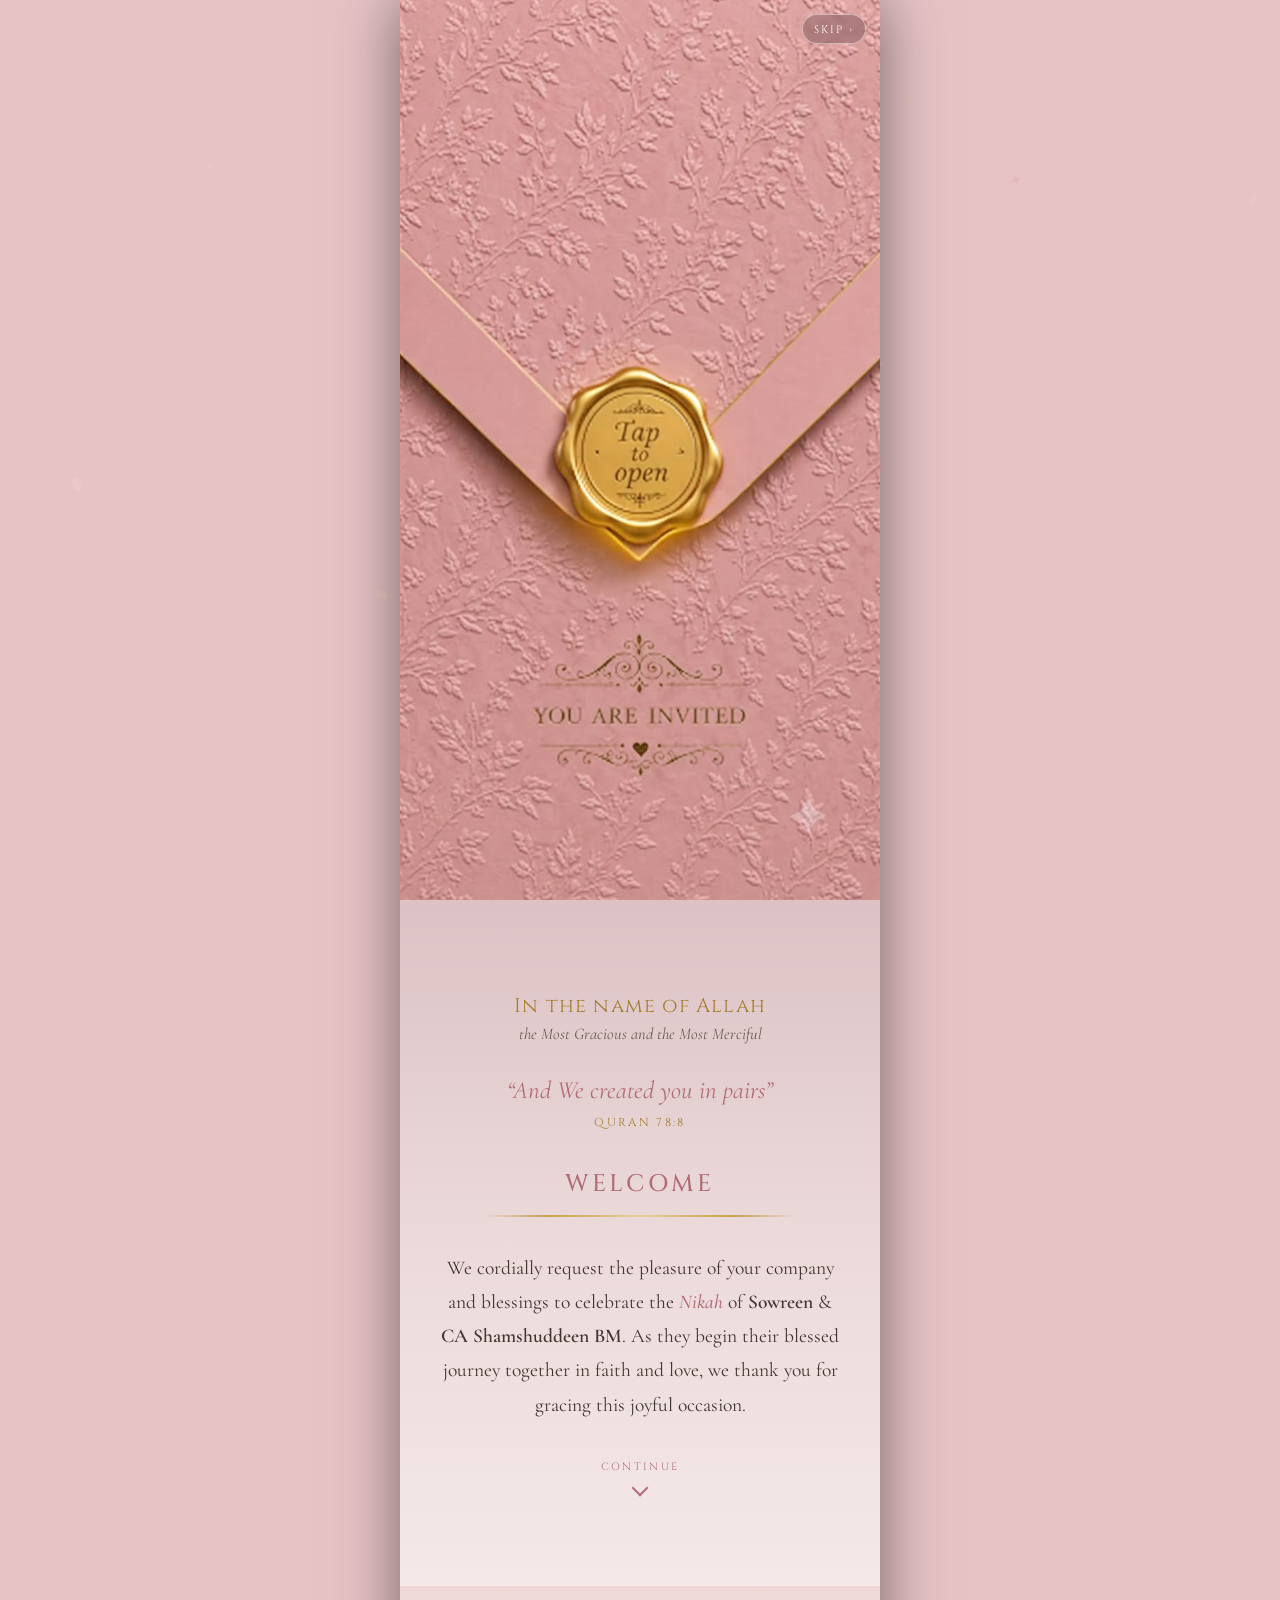
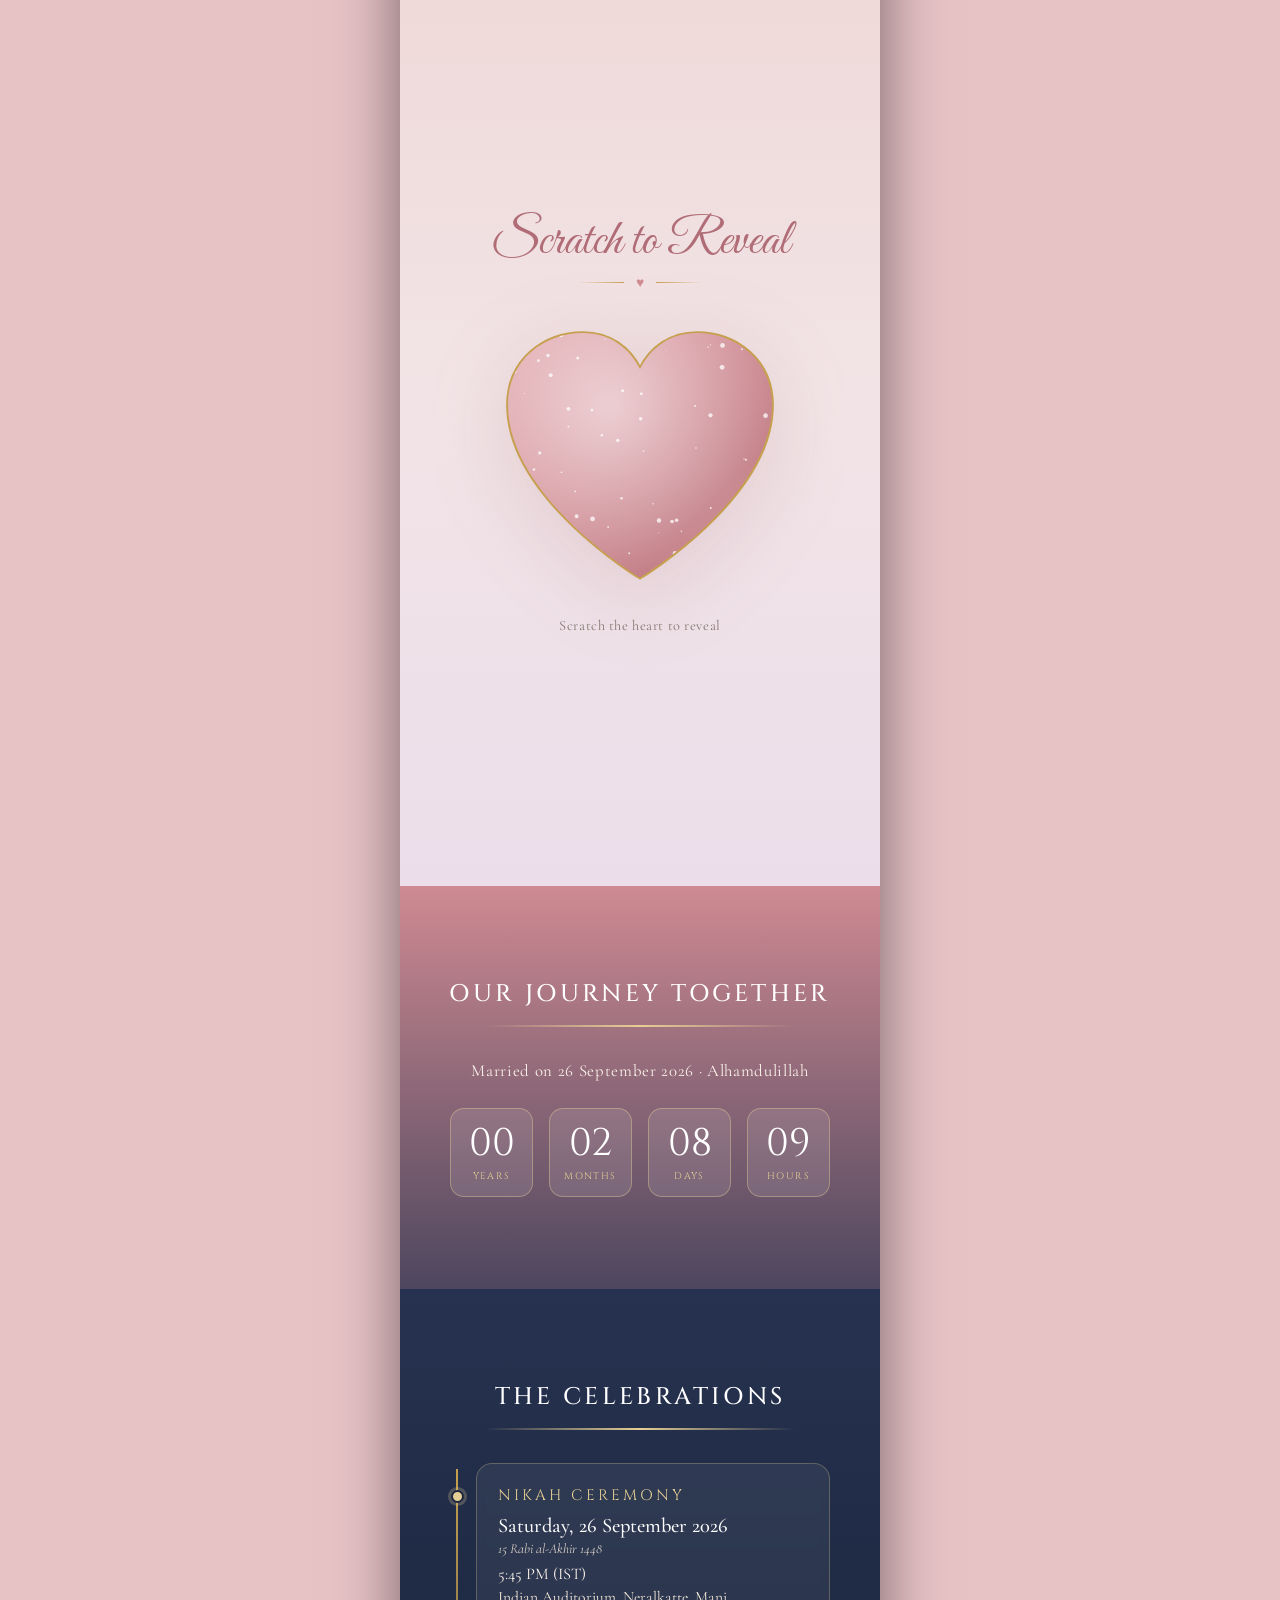
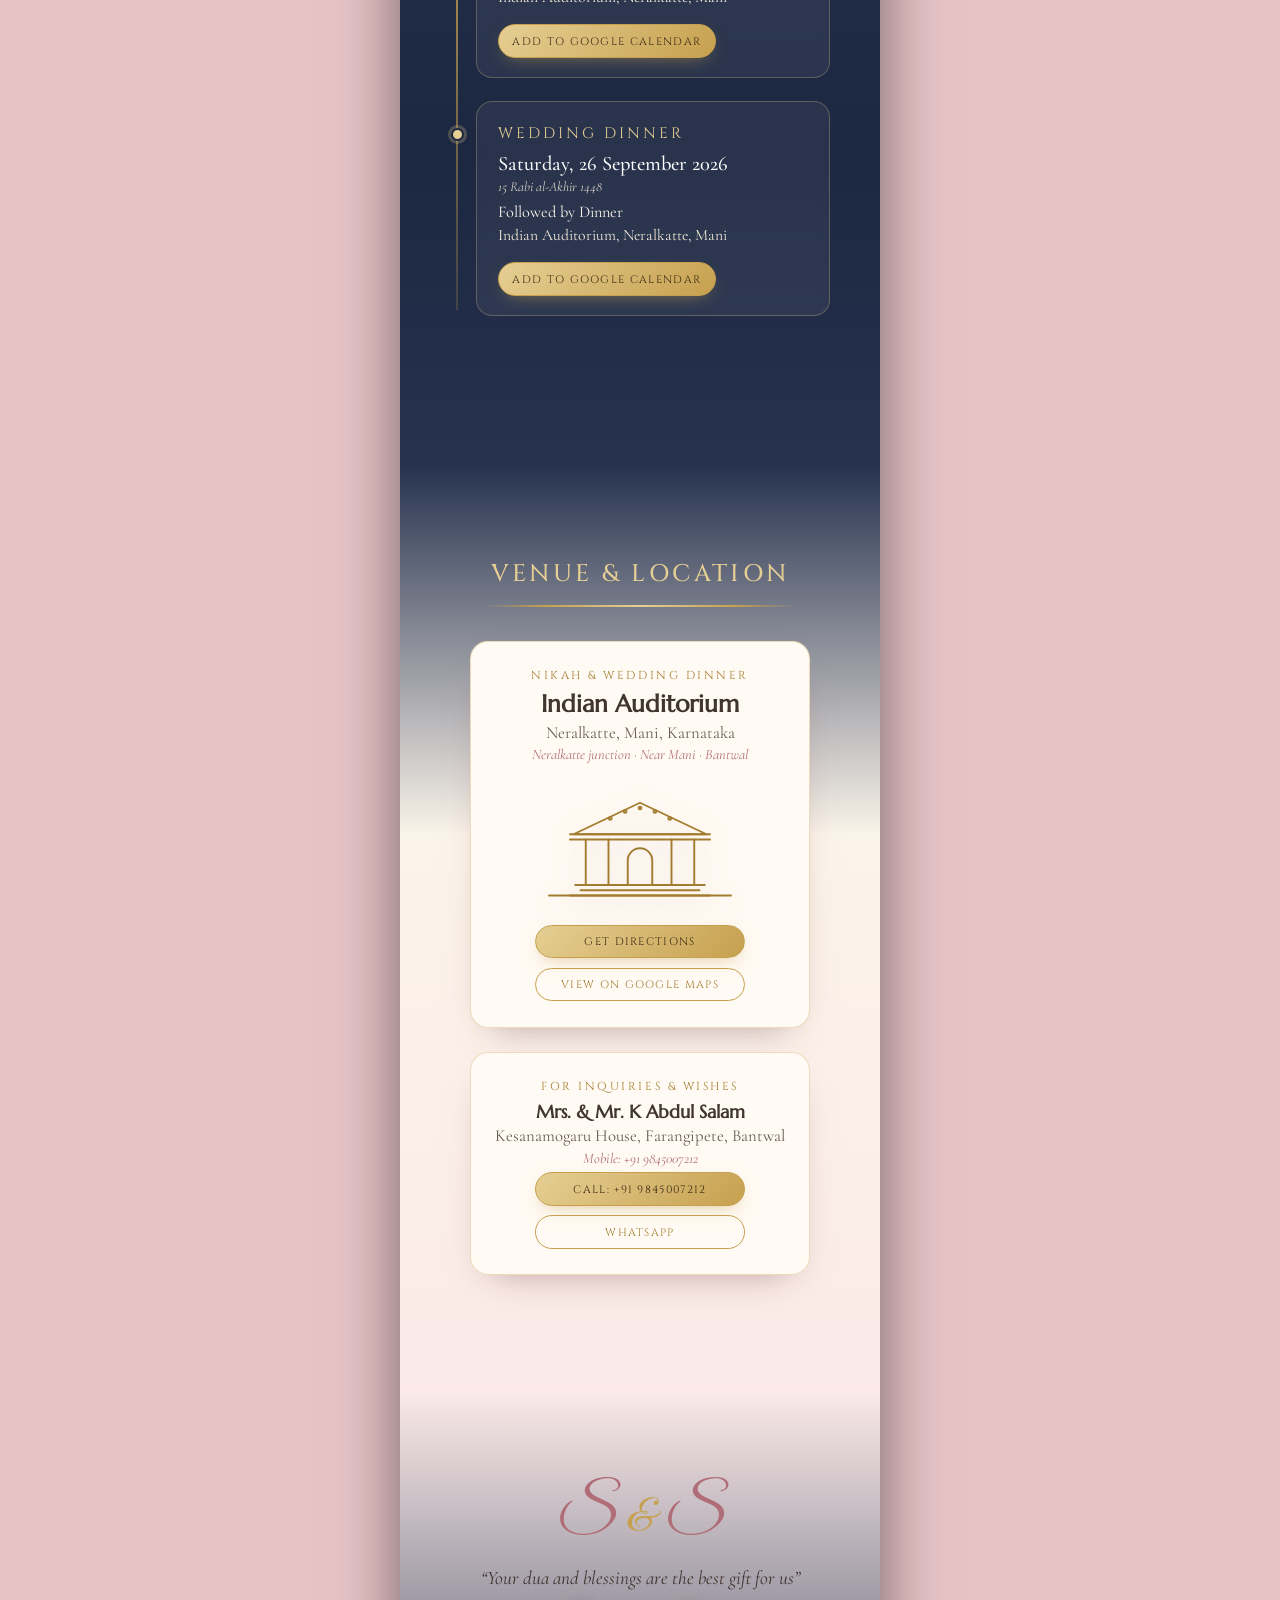
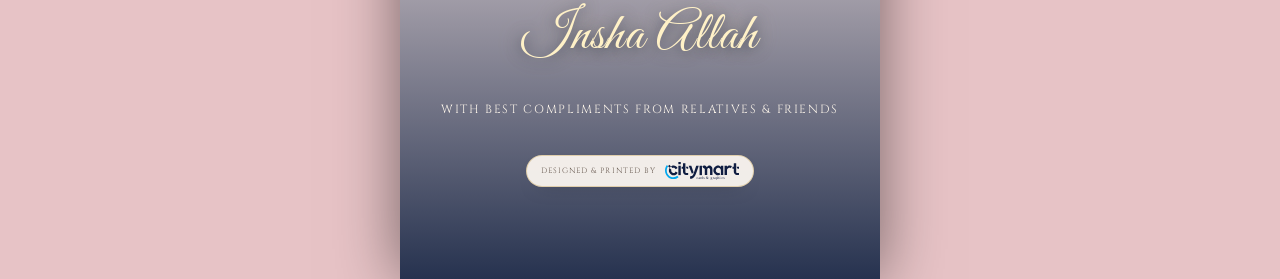
<file: index.html>
<!doctype html>
<html lang="en">
<head>
  <meta charset="utf-8" />
  <meta name="viewport" content="width=device-width, initial-scale=1, viewport-fit=cover, maximum-scale=5" />
  <title>Sowreen &amp; CA Shamshuddeen BM — Wedding Invitation</title>
  <meta name="description" content="With the blessings of Allah, you are cordially invited to the Nikah of Sowreen &amp; CA Shamshuddeen BM — Saturday, 26 September 2026, Indian Auditorium, Neralkatte, Mani. Insha Allah." />
  <meta name="theme-color" content="#1f2a44" />
  <meta name="author" content="Sowreen &amp; CA Shamshuddeen BM" />

  <link rel="canonical" href="https://webziko.github.io/sowreen-weds-shamshuddeen/" />

  <!-- Open Graph / social preview (absolute URLs required for WhatsApp/Facebook) -->
  <meta property="og:type" content="website" />
  <meta property="og:site_name" content="Sowreen weds Shamshuddeen" />
  <meta property="og:title" content="Sowreen &amp; CA Shamshuddeen BM — Wedding Invitation" />
  <meta property="og:description" content="You are cordially invited to the Nikah — Saturday, 26 September 2026, Indian Auditorium, Neralkatte, Mani. Insha Allah." />
  <meta property="og:url" content="https://webziko.github.io/sowreen-weds-shamshuddeen/" />
  <meta property="og:image" content="https://webziko.github.io/sowreen-weds-shamshuddeen/assets/og-image.jpg?v=4" />
  <meta property="og:image:secure_url" content="https://webziko.github.io/sowreen-weds-shamshuddeen/assets/og-image.jpg?v=4" />
  <meta property="og:image:type" content="image/jpeg" />
  <meta property="og:image:width" content="1200" />
  <meta property="og:image:height" content="630" />
  <meta property="og:image:alt" content="Sowreen weds Shamshuddeen — Wedding Invitation" />
  <meta property="og:locale" content="en_US" />

  <meta name="twitter:card" content="summary_large_image" />
  <meta name="twitter:title" content="Sowreen &amp; CA Shamshuddeen BM — Wedding Invitation" />
  <meta name="twitter:description" content="You are cordially invited to the Nikah — Saturday, 26 September 2026, Indian Auditorium, Neralkatte, Mani. Insha Allah." />
  <meta name="twitter:image" content="https://webziko.github.io/sowreen-weds-shamshuddeen/assets/og-image.jpg?v=4" />

  <link rel="icon" href="assets/favicon.svg" type="image/svg+xml" />
  <link rel="apple-touch-icon" href="assets/favicon.svg" />

  <!-- Structured Data / Schema.org for SEO -->
  <script type="application/ld+json">
  {
    "@context": "https://schema.org",
    "@type": "Event",
    "name": "Nikah Ceremony of Sowreen & CA Shamshuddeen BM",
    "startDate": "2026-09-26T17:45:00+05:30",
    "endDate": "2026-09-26T21:30:00+05:30",
    "eventStatus": "https://schema.org/EventScheduled",
    "eventAttendanceMode": "https://schema.org/OfflineEventAttendanceMode",
    "location": {
      "@type": "Place",
      "name": "Indian Auditorium",
      "address": {
        "@type": "PostalAddress",
        "streetAddress": "Neralkatte, Mani",
        "addressLocality": "Bantwal",
        "addressRegion": "Karnataka",
        "addressCountry": "IN"
      }
    },
    "image": [
      "https://webziko.github.io/sowreen-weds-shamshuddeen/assets/og-image.jpg"
    ],
    "description": "Wedding celebration and Nikah ceremony of Sowreen & CA Shamshuddeen BM at Indian Auditorium, Neralkatte, Mani followed by dinner."
  }
  </script>

  <!-- Fonts -->
  <link rel="preconnect" href="https://fonts.googleapis.com" />
  <link rel="preconnect" href="https://fonts.gstatic.com" crossorigin />
  <link href="https://fonts.googleapis.com/css2?family=Cinzel:wght@400;500;600&family=Cormorant+Garamond:ital,wght@0,400;0,500;0,600;1,400;1,500&family=Great+Vibes&family=Marcellus&display=swap" rel="stylesheet" />

  <link rel="stylesheet" href="styles.css" />
</head>
<body>

  <!-- Single background music track (user gesture starts it on envelope open). -->
  <audio id="bg-music" loop preload="auto" playsinline>
    <source src="assets/Wedding Nasheed - Sameer Miya.mp3" type="audio/mpeg" />
  </audio>

  <!-- ===== Fixed viewport frame: keeps overlays inside the phone column on desktop ===== -->
  <div class="viewport-frame" aria-hidden="false">

    <!-- Ambient floating petals (very subtle, whole-page) -->
    <canvas id="ambient" class="ambient" aria-hidden="true"></canvas>

    <!-- ===== Section 1: ENVELOPE COVER ===== -->
    <div id="cover" class="cover" role="dialog" aria-label="Wedding invitation envelope. Tap to open.">
      <!-- Poster shown first; swapped for the playing video on tap. Structured so the
           whole media block can be replaced by any other envelope video later. -->
      <div class="cover__media">
        <img id="cover-poster" class="cover__poster" src="assets/envelope-poster.jpg"
             alt="A blush embossed envelope with a gold wax seal reading Tap to open, and You are invited." />
        <video id="cover-video" class="cover__video" muted playsinline preload="auto"
               poster="assets/envelope-poster.jpg">
          <source src="assets/envelope.mp4" type="video/mp4" />
        </video>
      </div>

      <!-- Full-cover tap target (the envelope's own gold seal is the visual cue) -->
      <button id="cover-open" class="cover__open" aria-label="Tap to open the invitation"></button>

      <button id="cover-skip" class="cover__skip" type="button">Skip &rsaquo;</button>
      <div id="cover-flash" class="cover__flash" aria-hidden="true"></div>
    </div>

    <!-- ===== Floating sound toggle (HUD) ===== -->
    <button id="sound-toggle" class="sound-toggle is-hidden" type="button"
            aria-label="Turn music on" aria-pressed="false">
      <svg class="ico ico--off" viewBox="0 0 24 24" width="20" height="20" aria-hidden="true">
        <path d="M4 9v6h4l5 4V5L8 9H4z" fill="currentColor"/>
        <path d="M16 8l6 6M22 8l-6 6" stroke="currentColor" stroke-width="1.8" stroke-linecap="round" fill="none"/>
      </svg>
      <svg class="ico ico--on" viewBox="0 0 24 24" width="20" height="20" aria-hidden="true">
        <path d="M4 9v6h4l5 4V5L8 9H4z" fill="currentColor"/>
        <path d="M16.5 8.5a5 5 0 0 1 0 7M18.8 6.2a8 8 0 0 1 0 11.6" stroke="currentColor" stroke-width="1.8" stroke-linecap="round" fill="none"/>
      </svg>
    </button>
  </div>

  <!-- ===== The invitation (scrolling phone column) ===== -->
  <main id="app" class="phone" aria-label="Wedding invitation">

    <!-- ===== Section 2: VIDEO HERO ===== -->
    <section id="hero" class="hero section-full">
      <video id="hero-video" class="hero__video" autoplay muted playsinline preload="auto"
             poster="assets/hero-poster.jpg">
        <source src="assets/hero.mp4" type="video/mp4" />
      </video>
      <div class="hero__scrim"></div>
      <div class="hero__content">
        <p class="hero__eyebrow reveal">Request the pleasure of your company &amp; blessings to celebrate the wedding of</p>

        <h1 class="couple-name reveal">Sowreen</h1>
        <p class="couple-parent reveal">Daughter of Mrs. &amp; Mr. K Abdul Salam<br><span style="font-size: 0.92em; opacity: 0.88;">Grand D/o Late Mohammed &amp; Late Chaiyabba &bull; Farangipete</span></p>

        <div class="amp reveal"><span>&amp;</span></div>

        <h1 class="couple-name couple-name--groom reveal">CA Shamshuddeen BM</h1>
        <p class="couple-parent reveal">Son of Mr. Abbas BM<br><span style="font-size: 0.92em; opacity: 0.88;">Aysha Cottage, Panthadka, Kodaje, Neralkatte</span></p>
      </div>
      <a class="scroll-cue" href="#welcome" aria-label="Scroll down">
        <span class="scroll-cue__text">Scroll</span>
        <span class="scroll-cue__chevron"></span>
      </a>
    </section>

    <!-- ===== Section 3: WELCOME / BLESSING ===== -->
    <section id="welcome" class="welcome section-pad">
      <div class="bismillah reveal">
        <p class="bismillah__ar">In the name of Allah</p>
        <p class="bismillah__en">the Most Gracious and the Most Merciful</p>
      </div>

      <div class="verse reveal">
        <p class="verse__text">&ldquo;And We created you in pairs&rdquo;</p>
        <p class="verse__ref">Quran 78:8</p>
      </div>

      <h2 class="title reveal">Welcome</h2>

      <p class="welcome__body reveal">
        We cordially request the pleasure of your company and blessings to celebrate the <em>Nikah</em> of
        <strong>Sowreen</strong> &amp; <strong>CA Shamshuddeen BM</strong>.
        As they begin their blessed journey together in faith and love, we thank you for
        gracing this joyful occasion.
      </p>

      <a class="scroll-cue scroll-cue--dark reveal" href="#scratch" aria-label="Scroll down">
        <span class="scroll-cue__text">Continue</span>
        <span class="scroll-cue__chevron"></span>
      </a>
    </section>

    <!-- ===== Section 4: SCRATCH TO REVEAL → OUR FOREVER BEGINS ===== -->
    <section id="scratch" class="reveal-heart section-full">
      <canvas id="petals" class="reveal-heart__petals" aria-hidden="true"></canvas>
      <div class="reveal-heart__inner reveal">
        <h2 class="reveal-heart__heading script" id="forever-heading">Scratch to Reveal</h2>
        <div class="ornament" aria-hidden="true">
          <span class="ornament__line"></span>
          <span class="ornament__heart">&#9829;</span>
          <span class="ornament__line"></span>
        </div>

        <div class="scratch-heart" id="scratch-card">
          <!-- Revealed underneath: gold heart outline + the invite -->
          <div class="heart-badge">
            <svg viewBox="0 0 200 190" class="heart-badge__svg" aria-hidden="true">
              <path class="heart-badge__path" d="M100 175S12 122 12 60C12 30 36 12 62 12c18 0 31 10 38 24 7-14 20-24 38-24 26 0 50 18 50 48 0 62-88 115-88 115z"/>
            </svg>
            <div class="heart-badge__text">
              <span class="heart-badge__label">You&rsquo;re Invited</span>
              <span class="heart-badge__day">Saturday, 26 September 2026</span>
              <span class="heart-badge__time">5:45 PM</span>
            </div>
          </div>
          <!-- Glittery rose foil, clipped to the same heart, scratched away -->
          <canvas id="scratch-canvas" class="scratch-heart__canvas"
                  aria-label="Scratch the heart to reveal"></canvas>
        </div>

        <p class="subtle subtle--tiny" id="scratch-hint">Scratch the heart to reveal</p>
      </div>
    </section>

    <!-- ===== Section 6: COUNTDOWN ===== -->
    <section id="countdown" class="countdown section-pad">
      <h2 class="title reveal" id="cd-title">Counting Down to the Nikah</h2>
      <p class="subtle reveal" id="cd-sub">Saturday, 26 September 2026 &middot; 5:45 PM (IST)</p>
      <div class="cd reveal" id="cd" role="timer" aria-live="off">
        <div class="cd__unit"><span class="cd__num" id="cd-days">00</span><span class="cd__lbl" id="cd-l1">Days</span></div>
        <div class="cd__unit"><span class="cd__num" id="cd-hours">00</span><span class="cd__lbl" id="cd-l2">Hours</span></div>
        <div class="cd__unit"><span class="cd__num" id="cd-mins">00</span><span class="cd__lbl" id="cd-l3">Minutes</span></div>
        <div class="cd__unit"><span class="cd__num" id="cd-secs">00</span><span class="cd__lbl" id="cd-l4">Seconds</span></div>
      </div>
    </section>

    <!-- ===== Section 7: PROGRAM / TIMELINE ===== -->
    <section id="program" class="program section-pad">
      <h2 class="title reveal">The Celebrations</h2>

      <div class="timeline">
        <!-- Nikah -->
        <article class="event reveal">
          <span class="event__dot" aria-hidden="true"></span>
          <p class="event__label">Nikah Ceremony</p>
          <p class="event__date">Saturday, 26 September 2026</p>
          <p class="event__hijri">15 Rabi al-Akhir 1448</p>
          <p class="event__time">5:45 PM (IST)</p>
          <p class="event__venue">Indian Auditorium, Neralkatte, Mani</p>
          <div class="event__actions">
            <a class="btn btn--sm" id="gcal-nikah" target="_blank" rel="noopener">Add to Google Calendar</a>
          </div>
        </article>

        <!-- Dinner -->
        <article class="event reveal">
          <span class="event__dot" aria-hidden="true"></span>
          <p class="event__label">Wedding Dinner</p>
          <p class="event__date">Saturday, 26 September 2026</p>
          <p class="event__hijri">15 Rabi al-Akhir 1448</p>
          <p class="event__time">Followed by Dinner</p>
          <p class="event__venue">Indian Auditorium, Neralkatte, Mani</p>
          <div class="event__actions">
            <a class="btn btn--sm" id="gcal-reception" target="_blank" rel="noopener">Add to Google Calendar</a>
          </div>
        </article>
      </div>

      <div class="program__ics reveal">
        <button class="btn btn--ghost" id="ics-both" type="button">Download invitation (.ics)</button>
      </div>
    </section>

    <!-- ===== Section 8: LOCATION ===== -->
    <section id="location" class="location section-pad">
      <h2 class="title reveal">Venue &amp; Location</h2>

      <article class="venue reveal">
        <p class="venue__label">Nikah &amp; Wedding Dinner</p>
        <h3 class="venue__name">Indian Auditorium</h3>
        <p class="venue__addr">Neralkatte, Mani, Karnataka</p>
        <p class="venue__hint">Neralkatte junction &middot; Near Mani &middot; Bantwal</p>

        <div class="venue__art">
          <svg viewBox="0 0 240 150" class="venue-art" fill="none" stroke="currentColor"
               stroke-width="2.2" stroke-linecap="round" stroke-linejoin="round" aria-hidden="true">
            <line x1="16" y1="140" x2="224" y2="140"/>
            <path d="M44 70 L120 34 L196 70 Z"/>
            <circle cx="86" cy="52" r="1.6"/><circle cx="103" cy="44" r="1.6"/><circle cx="120" cy="40" r="1.6"/><circle cx="137" cy="44" r="1.6"/><circle cx="154" cy="52" r="1.6"/>
            <path d="M40 70 H200 M40 76 H200"/>
            <path d="M58 76 V128 M84 76 V128 M156 76 V128 M182 76 V128"/>
            <path d="M46 128 H194 M40 140 H200 M52 134 H188"/>
            <path d="M106 128 V100 a14 14 0 0 1 28 0 V128"/>
          </svg>
        </div>

        <div class="venue__actions">
          <a class="btn btn--sm" target="_blank" rel="noopener"
             href="https://www.google.com/maps/dir/?api=1&amp;destination=Indian%20Auditorium%20Neralkatte%20Mani">Get Directions</a>
          <a class="btn btn--sm btn--outline" target="_blank" rel="noopener"
             href="https://www.google.com/maps/search/?api=1&amp;query=Indian%20Auditorium%20Neralkatte%20Mani">View on Google Maps</a>
        </div>
      </article>

      <!-- Contact / RSVP Card from Card Details -->
      <article class="venue reveal" style="margin-top: 1.5rem;">
        <p class="venue__label">For Inquiries &amp; Wishes</p>
        <h3 class="venue__name" style="font-size: 1.15rem;">Mrs. &amp; Mr. K Abdul Salam</h3>
        <p class="venue__addr">Kesanamogaru House, Farangipete, Bantwal</p>
        <p class="venue__hint">Mobile: +91 9845007212</p>
        <div class="venue__actions">
          <a class="btn btn--sm" href="tel:+919845007212">Call: +91 9845007212</a>
          <a class="btn btn--sm btn--outline" target="_blank" rel="noopener" href="https://wa.me/919845007212?text=Heartiest%20Congratulations%20on%20the%20wedding%20of%20Sowreen%20and%20Shamshuddeen!">WhatsApp</a>
        </div>
      </article>
    </section>

    <!-- ===== Section 9: FOOTER ===== -->
    <footer id="footer" class="footer section-pad">
      <div class="footer__mono reveal">S <span>&amp;</span> S</div>
      <p class="footer__dua reveal">&ldquo;Your dua and blessings are the best gift for us&rdquo;</p>
      <p class="footer__insha script reveal">Insha Allah</p>
      <p class="footer__compliments reveal">With best compliments from Relatives &amp; Friends</p>

      <a class="credit reveal" href="https://www.citymartindia.com/" target="_blank" rel="noopener"
         aria-label="Designed and printed by Citymart — cards and graphics">
        <span class="credit__by">Designed &amp; printed by</span>
        <img class="credit__logo" src="assets/citymart-logo.svg" width="74"
             alt="Citymart — cards & graphics" />
      </a>
    </footer>

  </main>

  <script src="script.js" defer></script>
</body>
</html>
</file>
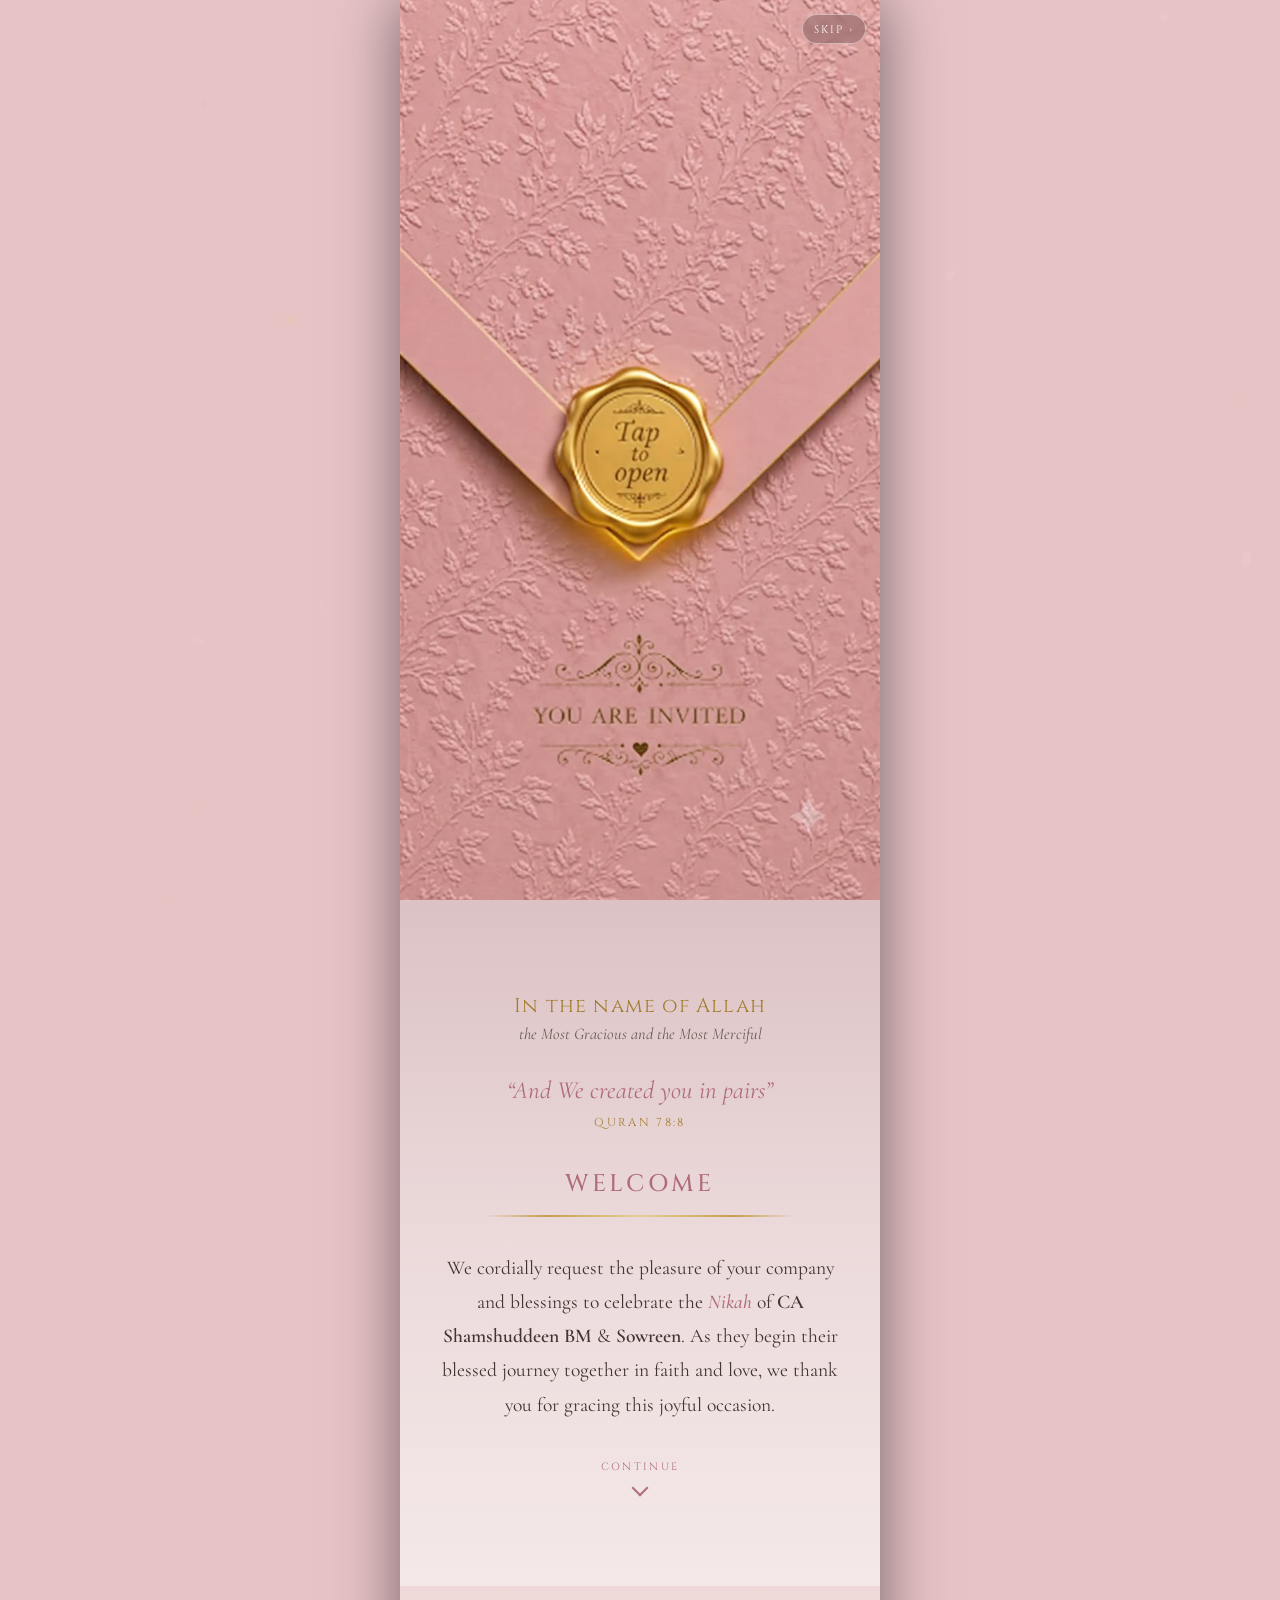
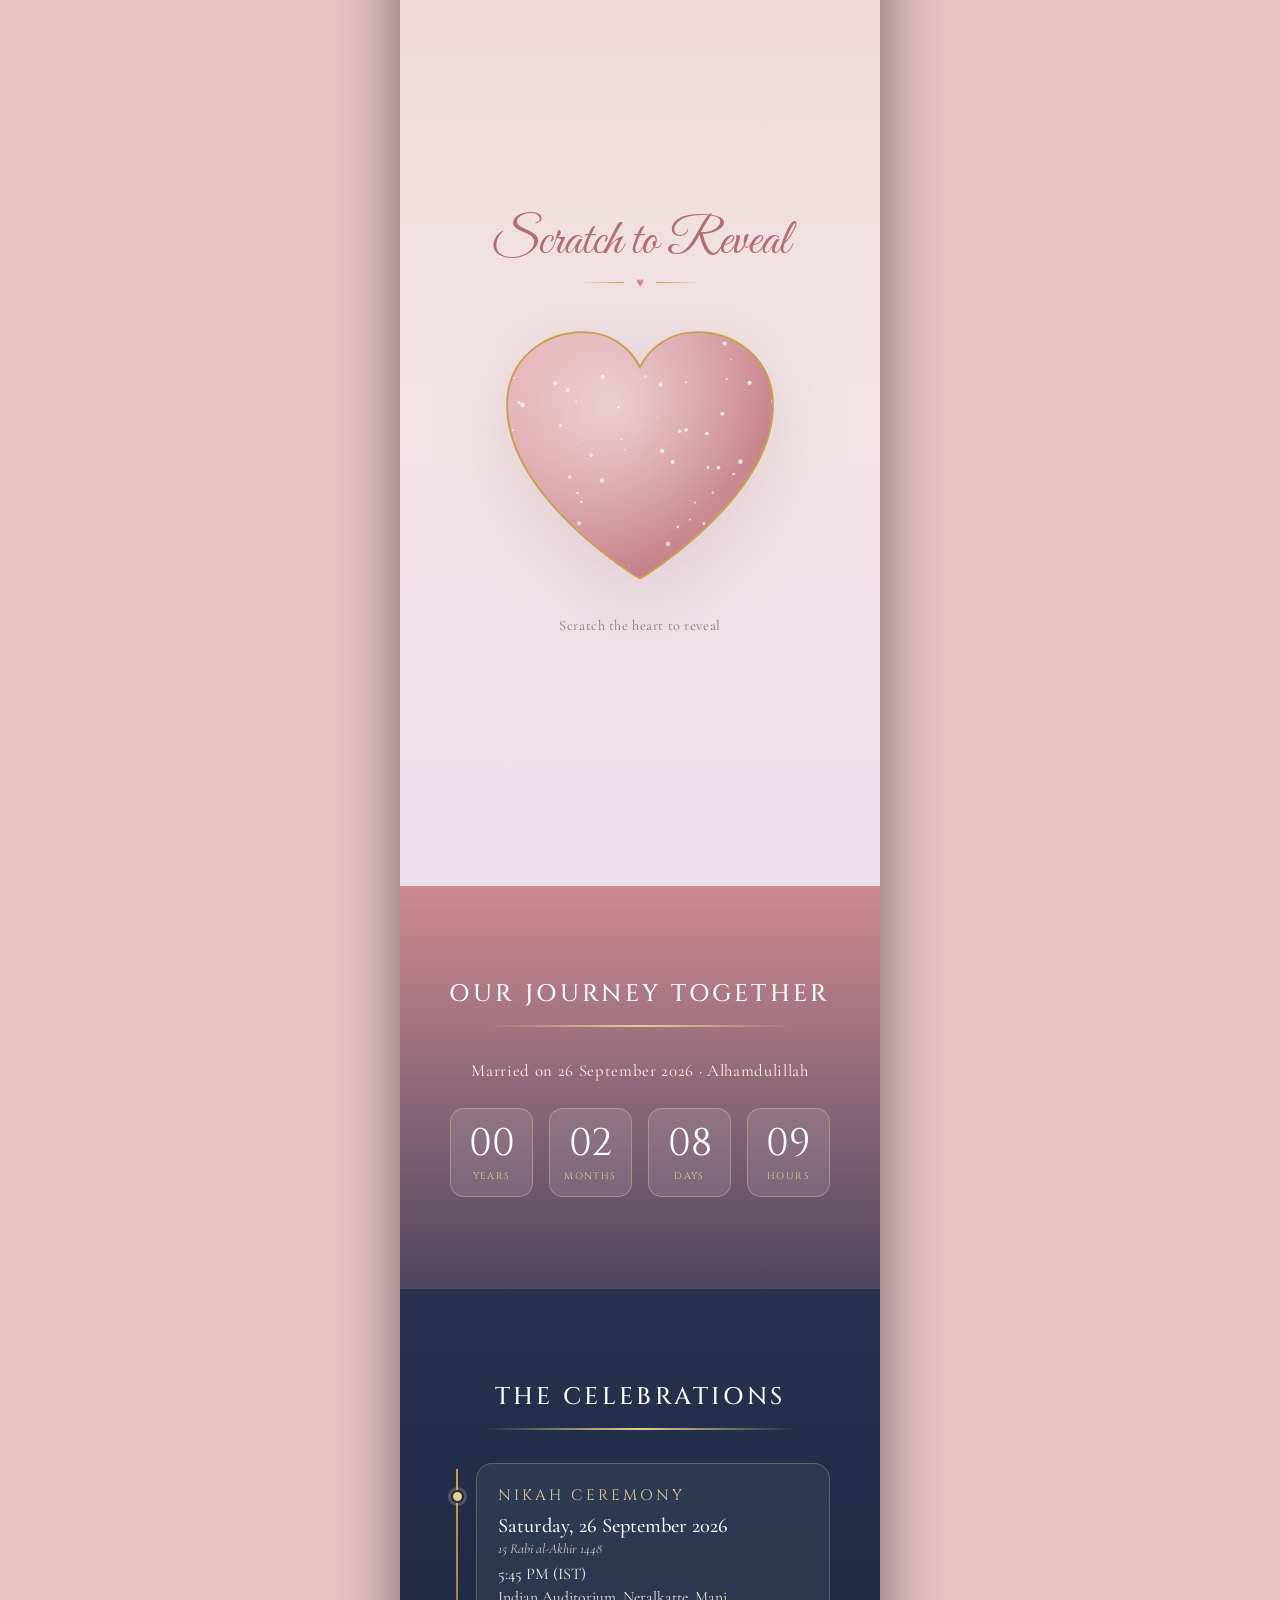
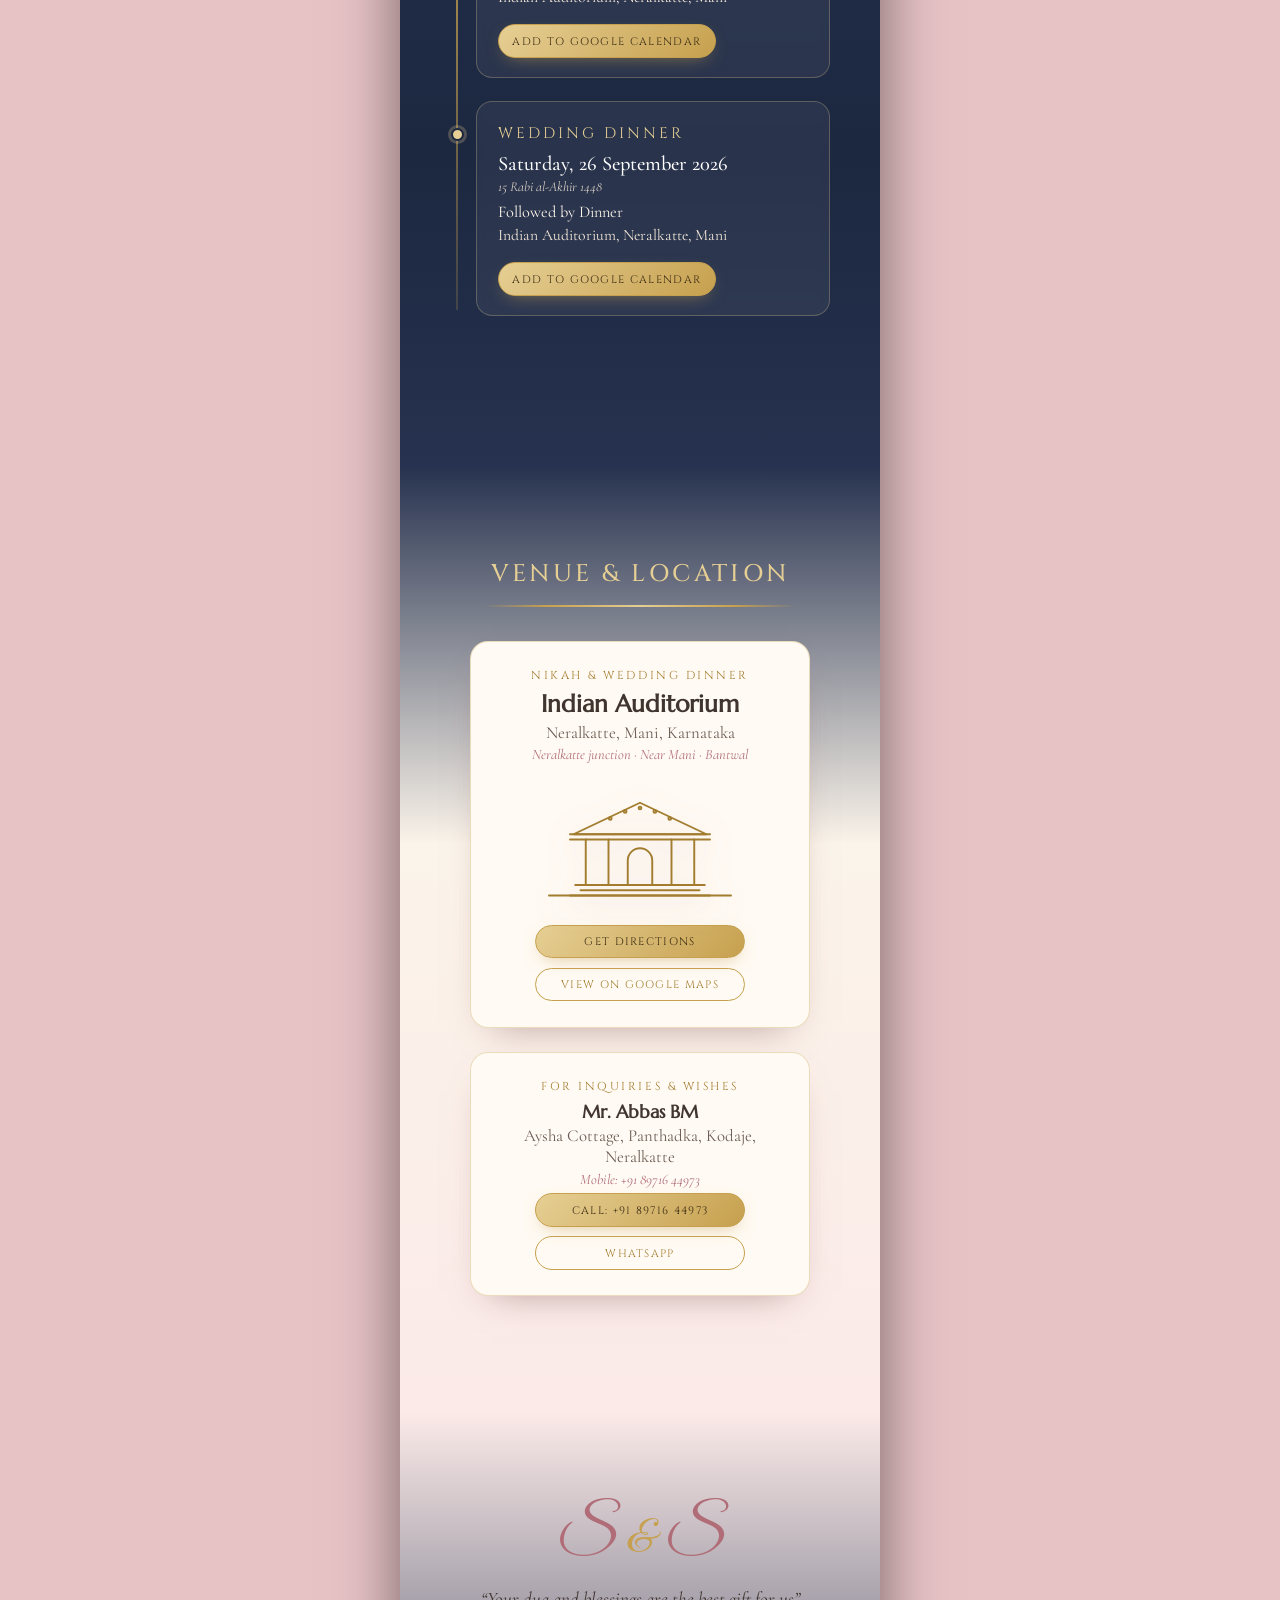
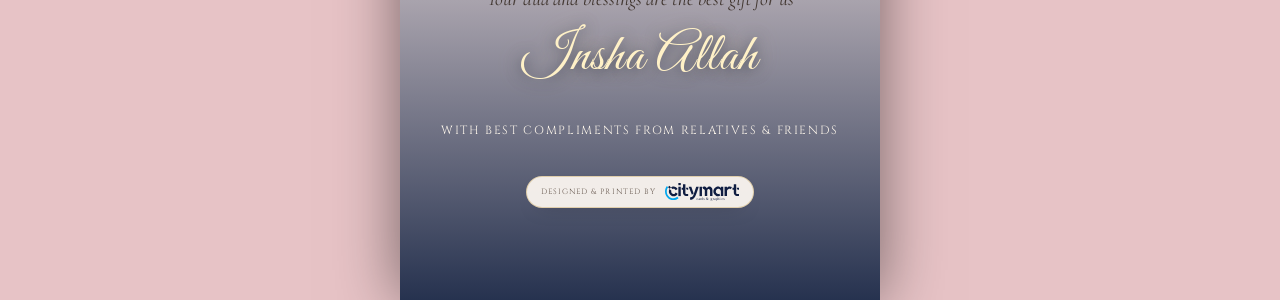
<file: groom/index.html>
<!doctype html>
<html lang="en">
<head>
  <meta charset="utf-8" />
  <meta name="viewport" content="width=device-width, initial-scale=1, viewport-fit=cover, maximum-scale=5" />
  <title>CA Shamshuddeen BM &amp; Sowreen — Wedding Invitation</title>
  <meta name="description" content="With the blessings of Allah, you are cordially invited to the Nikah of CA Shamshuddeen BM &amp; Sowreen — Saturday, 26 September 2026, Indian Auditorium, Neralkatte, Mani. Insha Allah." />
  <meta name="theme-color" content="#1f2a44" />
  <meta name="author" content="CA Shamshuddeen BM &amp; Sowreen" />

  <link rel="canonical" href="https://webziko.github.io/sowreen-weds-shamshuddeen/groom/" />

  <!-- Open Graph / social preview (absolute URLs required for WhatsApp/Facebook) -->
  <meta property="og:type" content="website" />
  <meta property="og:site_name" content="CA Shamshuddeen BM weds Sowreen" />
  <meta property="og:title" content="CA Shamshuddeen BM &amp; Sowreen — Wedding Invitation" />
  <meta property="og:description" content="You are cordially invited to the Nikah — Saturday, 26 September 2026, Indian Auditorium, Neralkatte, Mani. Insha Allah." />
  <meta property="og:url" content="https://webziko.github.io/sowreen-weds-shamshuddeen/groom/" />
  <meta property="og:image" content="https://webziko.github.io/sowreen-weds-shamshuddeen/assets/og-image-groom.jpg?v=1" />
  <meta property="og:image:secure_url" content="https://webziko.github.io/sowreen-weds-shamshuddeen/assets/og-image-groom.jpg?v=1" />
  <meta property="og:image:type" content="image/jpeg" />
  <meta property="og:image:width" content="1200" />
  <meta property="og:image:height" content="630" />
  <meta property="og:image:alt" content="CA Shamshuddeen BM weds Sowreen — Wedding Invitation" />
  <meta property="og:locale" content="en_US" />

  <meta name="twitter:card" content="summary_large_image" />
  <meta name="twitter:title" content="CA Shamshuddeen BM &amp; Sowreen — Wedding Invitation" />
  <meta name="twitter:description" content="You are cordially invited to the Nikah — Saturday, 26 September 2026, Indian Auditorium, Neralkatte, Mani. Insha Allah." />
  <meta name="twitter:image" content="https://webziko.github.io/sowreen-weds-shamshuddeen/assets/og-image-groom.jpg?v=1" />

  <link rel="icon" href="../assets/favicon.svg" type="image/svg+xml" />
  <link rel="apple-touch-icon" href="../assets/favicon.svg" />

  <!-- Structured Data / Schema.org for SEO -->
  <script type="application/ld+json">
  {
    "@context": "https://schema.org",
    "@type": "Event",
    "name": "Nikah Ceremony of CA Shamshuddeen BM & Sowreen",
    "startDate": "2026-09-26T17:45:00+05:30",
    "endDate": "2026-09-26T21:30:00+05:30",
    "eventStatus": "https://schema.org/EventScheduled",
    "eventAttendanceMode": "https://schema.org/OfflineEventAttendanceMode",
    "location": {
      "@type": "Place",
      "name": "Indian Auditorium",
      "address": {
        "@type": "PostalAddress",
        "streetAddress": "Neralkatte, Mani",
        "addressLocality": "Bantwal",
        "addressRegion": "Karnataka",
        "addressCountry": "IN"
      }
    },
    "image": [
      "https://webziko.github.io/sowreen-weds-shamshuddeen/assets/og-image-groom.jpg"
    ],
    "description": "Wedding celebration and Nikah ceremony of CA Shamshuddeen BM & Sowreen at Indian Auditorium, Neralkatte, Mani followed by dinner."
  }
  </script>

  <!-- Fonts -->
  <link rel="preconnect" href="https://fonts.googleapis.com" />
  <link rel="preconnect" href="https://fonts.gstatic.com" crossorigin />
  <link href="https://fonts.googleapis.com/css2?family=Cinzel:wght@400;500;600&family=Cormorant+Garamond:ital,wght@0,400;0,500;0,600;1,400;1,500&family=Great+Vibes&family=Marcellus&display=swap" rel="stylesheet" />

  <link rel="stylesheet" href="../styles.css" />
</head>
<body>

  <!-- Single background music track (user gesture starts it on envelope open). -->
  <audio id="bg-music" loop preload="auto" playsinline>
    <source src="../assets/Wedding Nasheed - Sameer Miya.mp3" type="audio/mpeg" />
  </audio>

  <!-- ===== Fixed viewport frame: keeps overlays inside the phone column on desktop ===== -->
  <div class="viewport-frame" aria-hidden="false">

    <!-- Ambient floating petals (very subtle, whole-page) -->
    <canvas id="ambient" class="ambient" aria-hidden="true"></canvas>

    <!-- ===== Section 1: ENVELOPE COVER ===== -->
    <div id="cover" class="cover" role="dialog" aria-label="Wedding invitation envelope. Tap to open.">
      <!-- Poster shown first; swapped for the playing video on tap. Structured so the
           whole media block can be replaced by any other envelope video later. -->
      <div class="cover__media">
        <img id="cover-poster" class="cover__poster" src="../assets/envelope-poster.jpg"
             alt="A blush embossed envelope with a gold wax seal reading Tap to open, and You are invited." />
        <video id="cover-video" class="cover__video" muted playsinline preload="auto"
               poster="../assets/envelope-poster.jpg">
          <source src="../assets/envelope.mp4" type="video/mp4" />
        </video>
      </div>

      <!-- Full-cover tap target (the envelope's own gold seal is the visual cue) -->
      <button id="cover-open" class="cover__open" aria-label="Tap to open the invitation"></button>

      <button id="cover-skip" class="cover__skip" type="button">Skip &rsaquo;</button>
      <div id="cover-flash" class="cover__flash" aria-hidden="true"></div>
    </div>

    <!-- ===== Floating sound toggle (HUD) ===== -->
    <button id="sound-toggle" class="sound-toggle is-hidden" type="button"
            aria-label="Turn music on" aria-pressed="false">
      <svg class="ico ico--off" viewBox="0 0 24 24" width="20" height="20" aria-hidden="true">
        <path d="M4 9v6h4l5 4V5L8 9H4z" fill="currentColor"/>
        <path d="M16 8l6 6M22 8l-6 6" stroke="currentColor" stroke-width="1.8" stroke-linecap="round" fill="none"/>
      </svg>
      <svg class="ico ico--on" viewBox="0 0 24 24" width="20" height="20" aria-hidden="true">
        <path d="M4 9v6h4l5 4V5L8 9H4z" fill="currentColor"/>
        <path d="M16.5 8.5a5 5 0 0 1 0 7M18.8 6.2a8 8 0 0 1 0 11.6" stroke="currentColor" stroke-width="1.8" stroke-linecap="round" fill="none"/>
      </svg>
    </button>
  </div>

  <!-- ===== The invitation (scrolling phone column) ===== -->
  <main id="app" class="phone" aria-label="Wedding invitation">

    <!-- ===== Section 2: VIDEO HERO ===== -->
    <section id="hero" class="hero section-full">
      <video id="hero-video" class="hero__video" autoplay muted playsinline preload="auto"
             poster="../assets/hero-poster.jpg">
        <source src="../assets/hero.mp4" type="video/mp4" />
      </video>
      <div class="hero__scrim"></div>
      <div class="hero__content">
        <p class="hero__eyebrow reveal">Request the pleasure of your company &amp; blessings to celebrate the wedding of</p>

        <h1 class="couple-name couple-name--groom reveal">CA Shamshuddeen BM</h1>
        <p class="couple-parent reveal">Son of Mr. Abbas BM<br><span style="font-size: 0.92em; opacity: 0.88;">Aysha Cottage, Panthadka, Kodaje, Neralkatte</span></p>

        <div class="amp reveal"><span>&amp;</span></div>

        <h1 class="couple-name reveal">Sowreen</h1>
        <p class="couple-parent reveal">Daughter of Mrs. &amp; Mr. K Abdul Salam<br><span style="font-size: 0.92em; opacity: 0.88;">Grand D/o Late Mohammed &amp; Late Chaiyabba &bull; Farangipete</span></p>
      </div>
      <a class="scroll-cue" href="#welcome" aria-label="Scroll down">
        <span class="scroll-cue__text">Scroll</span>
        <span class="scroll-cue__chevron"></span>
      </a>
    </section>

    <!-- ===== Section 3: WELCOME / BLESSING ===== -->
    <section id="welcome" class="welcome section-pad">
      <div class="bismillah reveal">
        <p class="bismillah__ar">In the name of Allah</p>
        <p class="bismillah__en">the Most Gracious and the Most Merciful</p>
      </div>

      <div class="verse reveal">
        <p class="verse__text">&ldquo;And We created you in pairs&rdquo;</p>
        <p class="verse__ref">Quran 78:8</p>
      </div>

      <h2 class="title reveal">Welcome</h2>

      <p class="welcome__body reveal">
        We cordially request the pleasure of your company and blessings to celebrate the <em>Nikah</em> of
        <strong>CA Shamshuddeen BM</strong> &amp; <strong>Sowreen</strong>.
        As they begin their blessed journey together in faith and love, we thank you for
        gracing this joyful occasion.
      </p>

      <a class="scroll-cue scroll-cue--dark reveal" href="#scratch" aria-label="Scroll down">
        <span class="scroll-cue__text">Continue</span>
        <span class="scroll-cue__chevron"></span>
      </a>
    </section>

    <!-- ===== Section 4: SCRATCH TO REVEAL → OUR FOREVER BEGINS ===== -->
    <section id="scratch" class="reveal-heart section-full">
      <canvas id="petals" class="reveal-heart__petals" aria-hidden="true"></canvas>
      <div class="reveal-heart__inner reveal">
        <h2 class="reveal-heart__heading script" id="forever-heading">Scratch to Reveal</h2>
        <div class="ornament" aria-hidden="true">
          <span class="ornament__line"></span>
          <span class="ornament__heart">&#9829;</span>
          <span class="ornament__line"></span>
        </div>

        <div class="scratch-heart" id="scratch-card">
          <!-- Revealed underneath: gold heart outline + the invite -->
          <div class="heart-badge">
            <svg viewBox="0 0 200 190" class="heart-badge__svg" aria-hidden="true">
              <path class="heart-badge__path" d="M100 175S12 122 12 60C12 30 36 12 62 12c18 0 31 10 38 24 7-14 20-24 38-24 26 0 50 18 50 48 0 62-88 115-88 115z"/>
            </svg>
            <div class="heart-badge__text">
              <span class="heart-badge__label">You&rsquo;re Invited</span>
              <span class="heart-badge__day">Saturday, 26 September 2026</span>
              <span class="heart-badge__time">5:45 PM</span>
            </div>
          </div>
          <!-- Glittery rose foil, clipped to the same heart, scratched away -->
          <canvas id="scratch-canvas" class="scratch-heart__canvas"
                  aria-label="Scratch the heart to reveal"></canvas>
        </div>

        <p class="subtle subtle--tiny" id="scratch-hint">Scratch the heart to reveal</p>
      </div>
    </section>

    <!-- ===== Section 6: COUNTDOWN ===== -->
    <section id="countdown" class="countdown section-pad">
      <h2 class="title reveal" id="cd-title">Counting Down to the Nikah</h2>
      <p class="subtle reveal" id="cd-sub">Saturday, 26 September 2026 &middot; 5:45 PM (IST)</p>
      <div class="cd reveal" id="cd" role="timer" aria-live="off">
        <div class="cd__unit"><span class="cd__num" id="cd-days">00</span><span class="cd__lbl" id="cd-l1">Days</span></div>
        <div class="cd__unit"><span class="cd__num" id="cd-hours">00</span><span class="cd__lbl" id="cd-l2">Hours</span></div>
        <div class="cd__unit"><span class="cd__num" id="cd-mins">00</span><span class="cd__lbl" id="cd-l3">Minutes</span></div>
        <div class="cd__unit"><span class="cd__num" id="cd-secs">00</span><span class="cd__lbl" id="cd-l4">Seconds</span></div>
      </div>
    </section>

    <!-- ===== Section 7: PROGRAM / TIMELINE ===== -->
    <section id="program" class="program section-pad">
      <h2 class="title reveal">The Celebrations</h2>

      <div class="timeline">
        <!-- Nikah -->
        <article class="event reveal">
          <span class="event__dot" aria-hidden="true"></span>
          <p class="event__label">Nikah Ceremony</p>
          <p class="event__date">Saturday, 26 September 2026</p>
          <p class="event__hijri">15 Rabi al-Akhir 1448</p>
          <p class="event__time">5:45 PM (IST)</p>
          <p class="event__venue">Indian Auditorium, Neralkatte, Mani</p>
          <div class="event__actions">
            <a class="btn btn--sm" id="gcal-nikah" target="_blank" rel="noopener">Add to Google Calendar</a>
          </div>
        </article>

        <!-- Dinner -->
        <article class="event reveal">
          <span class="event__dot" aria-hidden="true"></span>
          <p class="event__label">Wedding Dinner</p>
          <p class="event__date">Saturday, 26 September 2026</p>
          <p class="event__hijri">15 Rabi al-Akhir 1448</p>
          <p class="event__time">Followed by Dinner</p>
          <p class="event__venue">Indian Auditorium, Neralkatte, Mani</p>
          <div class="event__actions">
            <a class="btn btn--sm" id="gcal-reception" target="_blank" rel="noopener">Add to Google Calendar</a>
          </div>
        </article>
      </div>

      <div class="program__ics reveal">
        <button class="btn btn--ghost" id="ics-both" type="button">Download invitation (.ics)</button>
      </div>
    </section>

    <!-- ===== Section 8: LOCATION ===== -->
    <section id="location" class="location section-pad">
      <h2 class="title reveal">Venue &amp; Location</h2>

      <article class="venue reveal">
        <p class="venue__label">Nikah &amp; Wedding Dinner</p>
        <h3 class="venue__name">Indian Auditorium</h3>
        <p class="venue__addr">Neralkatte, Mani, Karnataka</p>
        <p class="venue__hint">Neralkatte junction &middot; Near Mani &middot; Bantwal</p>

        <div class="venue__art">
          <svg viewBox="0 0 240 150" class="venue-art" fill="none" stroke="currentColor"
               stroke-width="2.2" stroke-linecap="round" stroke-linejoin="round" aria-hidden="true">
            <line x1="16" y1="140" x2="224" y2="140"/>
            <path d="M44 70 L120 34 L196 70 Z"/>
            <circle cx="86" cy="52" r="1.6"/><circle cx="103" cy="44" r="1.6"/><circle cx="120" cy="40" r="1.6"/><circle cx="137" cy="44" r="1.6"/><circle cx="154" cy="52" r="1.6"/>
            <path d="M40 70 H200 M40 76 H200"/>
            <path d="M58 76 V128 M84 76 V128 M156 76 V128 M182 76 V128"/>
            <path d="M46 128 H194 M40 140 H200 M52 134 H188"/>
            <path d="M106 128 V100 a14 14 0 0 1 28 0 V128"/>
          </svg>
        </div>

        <div class="venue__actions">
          <a class="btn btn--sm" target="_blank" rel="noopener"
             href="https://www.google.com/maps/dir/?api=1&amp;destination=Indian%20Auditorium%20Neralkatte%20Mani">Get Directions</a>
          <a class="btn btn--sm btn--outline" target="_blank" rel="noopener"
             href="https://www.google.com/maps/search/?api=1&amp;query=Indian%20Auditorium%20Neralkatte%20Mani">View on Google Maps</a>
        </div>
      </article>

      <!-- Contact / RSVP Card for Groom -->
      <article class="venue reveal" style="margin-top: 1.5rem;">
        <p class="venue__label">For Inquiries &amp; Wishes</p>
        <h3 class="venue__name" style="font-size: 1.15rem;">Mr. Abbas BM</h3>
        <p class="venue__addr">Aysha Cottage, Panthadka, Kodaje, Neralkatte</p>
        <p class="venue__hint">Mobile: +91 89716 44973</p>
        <div class="venue__actions">
          <a class="btn btn--sm" href="tel:+918971644973">Call: +91 89716 44973</a>
          <a class="btn btn--sm btn--outline" target="_blank" rel="noopener" href="https://wa.me/918971644973?text=Heartiest%20Congratulations%20on%20the%20wedding%20of%20Shamshuddeen%20and%20Sowreen!">WhatsApp</a>
        </div>
      </article>
    </section>

    <!-- ===== Section 9: FOOTER ===== -->
    <footer id="footer" class="footer section-pad">
      <div class="footer__mono reveal">S <span>&amp;</span> S</div>
      <p class="footer__dua reveal">&ldquo;Your dua and blessings are the best gift for us&rdquo;</p>
      <p class="footer__insha script reveal">Insha Allah</p>
      <p class="footer__compliments reveal">With best compliments from Relatives &amp; Friends</p>

      <a class="credit reveal" href="https://www.citymartindia.com/" target="_blank" rel="noopener"
         aria-label="Designed and printed by Citymart — cards and graphics">
        <span class="credit__by">Designed &amp; printed by</span>
        <img class="credit__logo" src="../assets/citymart-logo.svg" width="74"
             alt="Citymart — cards & graphics" />
      </a>
    </footer>

  </main>

  <script src="../script.js" defer></script>
</body>
</html>
</file>
<file: styles.css>
/* =========================================================================
   Sowreen weds Shamshuddeen — mobile-first wedding invitation
   Palette: blush / rose · cream · gold · deep night-blue
   ========================================================================= */

:root {
  --blush:      #f7dcdc;
  --blush-soft: #fbeae8;
  --rose:       #cf8a92;
  --rose-deep:  #b06d77;
  --cream:      #fbf4ea;
  --cream-2:    #f5e9da;
  --gold:       #c6a04e;
  --gold-lite:  #e6cf94;
  --gold-deep:  #a37d2f;
  --night:      #1c2740;
  --night-2:    #26324f;
  --night-3:    #33415f;
  --ink:        #40352f;
  --ink-soft:   #6a5c53;
  --paper:      #fffaf3;

  --col-w: 480px;

  --f-script: "Great Vibes", "Segoe Script", cursive;
  --f-serif:  "Cormorant Garamond", Georgia, serif;
  --f-caps:   "Cinzel", "Marcellus", Georgia, serif;
  --f-caps-2: "Marcellus", "Cinzel", Georgia, serif;

  --ease: cubic-bezier(0.22, 0.61, 0.36, 1);
  --safe-top: env(safe-area-inset-top, 0px);
  --safe-bot: env(safe-area-inset-bottom, 0px);
}

* { box-sizing: border-box; }

html, body {
  margin: 0;
  padding: 0;
  background: #12192b;
  color: var(--ink);
  font-family: var(--f-serif);
  -webkit-font-smoothing: antialiased;
  text-rendering: optimizeLegibility;
  overflow-x: hidden;
}

body { position: relative; }

img, video, canvas { max-width: 100%; display: block; }

/* Lock scroll while the envelope cover is up */
body.cover-active {
  overflow: hidden;
  height: 100%;
  min-height: 100dvh;
  background: #e7c3c6;
}

/* ---------- Phone column ---------- */
.phone {
  width: 100%;
  max-width: var(--col-w);
  margin: 0 auto;
  position: relative;
  background: linear-gradient(180deg, var(--night) 0%, var(--night-2) 12%, var(--cream) 40%, var(--blush-soft) 100%);
  overflow: hidden;
}

.section-full {
  min-height: 100svh;
  min-height: 100dvh;
  position: relative;
  display: flex;
  flex-direction: column;
  justify-content: center;
  align-items: center;
}

.section-pad {
  padding: clamp(56px, 12vw, 92px) clamp(22px, 7vw, 40px);
  padding-bottom: clamp(56px, 12vw, 92px);
  position: relative;
}

/* ---------- Fixed viewport frame (keeps overlays inside the column) ---------- */
.viewport-frame {
  position: fixed;
  inset: 0;
  width: 100%;
  height: 100%;
  min-height: 100dvh;
  max-width: var(--col-w);
  margin-inline: auto;
  z-index: 50;
  pointer-events: none;
}
.viewport-frame > * { pointer-events: auto; }

/* ambient petals canvas over whole page (behind content) */
.ambient {
  position: fixed;
  inset: 0;
  width: 100%;
  height: 100%;
  z-index: 1;
  pointer-events: none;
  opacity: 0.55;
}

/* =========================================================================
   Typography helpers
   ========================================================================= */
.script { font-family: var(--f-script); font-weight: 400; }

.title {
  font-family: var(--f-caps);
  font-weight: 500;
  letter-spacing: 0.14em;
  text-transform: uppercase;
  font-size: clamp(1.15rem, 5.4vw, 1.5rem);
  color: var(--rose-deep);
  text-align: center;
  margin: 0 0 1.4em;
  position: relative;
  padding-bottom: 0.7em;
}
/* gold underline that draws in on reveal */
.title::after {
  content: "";
  position: absolute;
  left: 50%;
  bottom: 0;
  width: 0;
  height: 2px;
  background: linear-gradient(90deg, transparent, var(--gold) 20%, var(--gold-lite) 50%, var(--gold) 80%, transparent);
  transform: translateX(-50%);
  transition: width 1.1s var(--ease) 0.15s;
}
.reveal.in .title::after,
.title.reveal.in::after { width: 78%; }
/* underline also for titles that ARE the reveal element */

.subtle {
  text-align: center;
  color: var(--ink-soft);
  font-size: 1.05rem;
  letter-spacing: 0.04em;
  margin: 0 0 1.6em;
}
.subtle--tiny { font-size: 0.9rem; opacity: 0.8; margin-top: 1.2em; }

/* =========================================================================
   Reveal-on-scroll
   ========================================================================= */
.reveal {
  opacity: 0;
  transform: translateY(26px);
  transition: opacity 0.9s var(--ease), transform 0.9s var(--ease);
  will-change: opacity, transform;
}
.reveal.in { opacity: 1; transform: none; }

/* =========================================================================
   Section 1 — Envelope cover
   ========================================================================= */
.cover {
  position: fixed;
  inset: 0;
  width: 100%;
  height: 100%;
  min-height: 100dvh;
  max-width: var(--col-w);
  margin-inline: auto;
  z-index: 60;
  background: radial-gradient(120% 90% at 50% 40%, #e7c3c6 0%, #cf9aa0 55%, #9c6b72 100%);
  display: flex;
  align-items: center;
  justify-content: center;
  overflow: hidden;
  transition: opacity 0.9s var(--ease);
}
.cover.is-gone { opacity: 0; pointer-events: none; }

.cover__media { position: absolute; inset: 0; width: 100%; height: 100%; }
.cover__poster,
.cover__video {
  position: absolute;
  inset: 0;
  width: 100%;
  height: 100%;
  object-fit: cover;
}
.cover__video { opacity: 0; transition: opacity 0.4s ease; }
.cover.is-opening .cover__video { opacity: 1; }
.cover.is-opening .cover__poster { opacity: 0; transition: opacity 0.4s ease; }

.cover__open {
  position: absolute;
  inset: 0;
  width: 100%;
  height: 100%;
  border: 0;
  background: transparent;
  cursor: pointer;
  display: flex;
  align-items: flex-end;
  justify-content: center;
  padding-bottom: calc(16vh + var(--safe-bot));
  -webkit-tap-highlight-color: transparent;
}
.cover.is-opening .cover__open { display: none; }

@keyframes floaty {
  0%,100% { transform: translateY(0); }
  50%     { transform: translateY(-6px); }
}

.cover__skip {
  position: absolute;
  top: calc(var(--safe-top) + 14px);
  right: 14px;
  z-index: 3;
  border: 1px solid rgba(255,255,255,0.45);
  background: rgba(40,20,24,0.25);
  color: #fff;
  font-family: var(--f-caps);
  letter-spacing: 0.18em;
  text-transform: uppercase;
  font-size: 0.68rem;
  padding: 0.6em 1em;
  border-radius: 30px;
  cursor: pointer;
  backdrop-filter: blur(3px);
  -webkit-backdrop-filter: blur(3px);
}

.cover__flash {
  position: absolute;
  inset: 0;
  background: #fff;
  opacity: 0;
  pointer-events: none;
  z-index: 4;
}
.cover.is-flashing .cover__flash {
  animation: coverFlash 0.9s ease forwards;
}
@keyframes coverFlash {
  0%   { opacity: 0; }
  40%  { opacity: 0.9; }
  100% { opacity: 0; }
}

/* =========================================================================
   Floating sound toggle
   ========================================================================= */
.sound-toggle {
  position: absolute;
  top: calc(var(--safe-top) + 14px);
  right: 14px;
  z-index: 55;
  width: 46px;
  height: 46px;
  border-radius: 50%;
  border: 1px solid rgba(214, 182, 112, 0.8);
  background: rgba(28, 39, 64, 0.55);
  color: var(--gold-lite);
  display: grid;
  place-items: center;
  cursor: pointer;
  backdrop-filter: blur(6px);
  -webkit-backdrop-filter: blur(6px);
  box-shadow: 0 4px 16px rgba(0,0,0,0.28);
  transition: opacity 0.4s ease, transform 0.25s ease;
}
.sound-toggle:active { transform: scale(0.92); }
.sound-toggle.is-hidden { opacity: 0; pointer-events: none; }
.sound-toggle .ico { position: absolute; transition: opacity 0.25s ease; }
.sound-toggle .ico--on { opacity: 0; }
.sound-toggle[aria-pressed="true"] .ico--on { opacity: 1; }
.sound-toggle[aria-pressed="true"] .ico--off { opacity: 0; }

/* =========================================================================
   Section 2 — Hero
   ========================================================================= */
.hero { overflow: hidden; background: var(--night); }
.hero__video {
  position: absolute;
  inset: 0;
  width: 100%;
  height: 100%;
  object-fit: cover;
  z-index: 0;
}
.hero__scrim {
  position: absolute;
  inset: 0;
  z-index: 1;
  background:
    linear-gradient(180deg, rgba(18,25,43,0.55) 0%, rgba(18,25,43,0.12) 30%, rgba(18,25,43,0.25) 62%, rgba(18,25,43,0.75) 100%);
}
.hero__content {
  position: relative;
  z-index: 2;
  text-align: center;
  color: #fff;
  padding: 0 clamp(24px, 8vw, 44px);
  width: 100%;
}
.hero__eyebrow {
  font-family: var(--f-caps-2);
  font-size: 1.03rem;
  line-height: 1.6;
  letter-spacing: 0.05em;
  color: var(--cream);
  max-width: 21em;
  margin: 0 auto 1.1em;
  text-shadow: 0 2px 10px rgba(0,0,0,0.5);
  transition-delay: 0.15s;
}
.couple-name {
  font-family: var(--f-serif);
  font-style: italic;
  font-weight: 500;
  font-size: clamp(1.85rem, 7.5vw, 2.9rem);
  line-height: 1.15;
  margin: 0.08em 0;
  color: #fff;
  letter-spacing: 0.02em;
  text-shadow: 0 3px 18px rgba(0,0,0,0.5), 0 0 30px rgba(230,207,148,0.25);
  white-space: nowrap;
}
.couple-name--groom {
  white-space: nowrap;
  letter-spacing: 0.02em;
  display: block;
}
.couple-parent {
  font-size: 1.02rem;
  letter-spacing: 0.03em;
  color: var(--cream-2);
  margin: 0 0 0.25em;
  font-style: italic;
  text-shadow: 0 2px 8px rgba(0,0,0,0.5);
}
.amp {
  margin: 0.5em 0;
  display: flex;
  align-items: center;
  justify-content: center;
  gap: 14px;
}
.amp span {
  font-family: var(--f-serif);
  font-style: italic;
  font-size: 2.4rem;
  color: var(--gold-lite);
  text-shadow: 0 2px 12px rgba(0,0,0,0.5);
}
.amp::before, .amp::after {
  content: "";
  width: 42px;
  height: 1px;
  background: linear-gradient(90deg, transparent, var(--gold-lite));
}
.amp::after { transform: scaleX(-1); }

/* Scroll cue */
.scroll-cue {
  position: absolute;
  bottom: calc(20px + var(--safe-bot));
  left: 0;
  right: 0;
  z-index: 3;
  display: flex;
  flex-direction: column;
  align-items: center;
  gap: 8px;
  text-decoration: none;
  color: var(--cream);
  animation: floaty 2.4s ease-in-out infinite;
}
.scroll-cue__text {
  font-family: var(--f-caps);
  text-transform: uppercase;
  letter-spacing: 0.22em;
  font-size: 0.66rem;
}
.scroll-cue__chevron {
  width: 12px; height: 12px;
  border-right: 2px solid currentColor;
  border-bottom: 2px solid currentColor;
  transform: rotate(45deg);
}
.scroll-cue--dark { position: static; transform: none; color: var(--rose-deep); margin: 2.4em auto 0; }

/* =========================================================================
   Section 3 — Welcome / blessing
   ========================================================================= */
.welcome {
  background: linear-gradient(180deg, #dcc2c4 0%, #ecdadb 50%, #f4e9e8 100%);
  text-align: center;
}
.bismillah { margin-bottom: 1.8em; }
.bismillah__ar {
  font-family: var(--f-caps);
  font-size: 1.25rem;
  letter-spacing: 0.06em;
  color: var(--gold-deep);
  margin: 0 0 0.25em;
}
.bismillah__en {
  font-style: italic;
  font-size: 1.02rem;
  color: var(--ink-soft);
  margin: 0;
}
.verse {
  margin: 0 auto 2.4em;
  max-width: 22em;
}
.verse__text {
  font-family: var(--f-serif);
  font-style: italic;
  font-size: 1.55rem;
  color: var(--rose-deep);
  margin: 0 0 0.3em;
  line-height: 1.4;
}
.verse__ref {
  font-family: var(--f-caps);
  letter-spacing: 0.2em;
  text-transform: uppercase;
  font-size: 0.72rem;
  color: var(--gold-deep);
  margin: 0;
}
.welcome__body {
  font-size: 1.22rem;
  line-height: 1.75;
  color: var(--ink);
  max-width: 24em;
  margin: 0 auto;
}
.welcome__body em { color: var(--rose-deep); font-weight: 500; }
.welcome__body strong { color: var(--ink); font-weight: 600; }

/* =========================================================================
   Section 4 — Scratch to reveal → Our forever begins
   ========================================================================= */
.reveal-heart {
  background: linear-gradient(180deg, #efd9d8 0%, #f2e4e6 45%, #ebdeea 100%);
  text-align: center;
  overflow: hidden;
}
.reveal-heart__petals {
  position: absolute;
  inset: 0;
  width: 100%;
  height: 100%;
  z-index: 0;
  pointer-events: none;
}
.reveal-heart__inner {
  position: relative;
  z-index: 2;
  width: 100%;
  padding: 0 clamp(22px, 7vw, 40px);
}
.reveal-heart__heading {
  font-size: clamp(2.1rem, 9.5vw, 3.2rem);
  line-height: 1.05;
  color: var(--rose-deep);
  margin: 0 0 0.1em;
  transition: opacity 0.5s ease;
}

.ornament {
  display: flex;
  align-items: center;
  justify-content: center;
  gap: 12px;
  margin: 0.2em auto 1.5em;
}
.ornament__line {
  width: 46px;
  height: 1px;
  background: linear-gradient(90deg, transparent, var(--gold));
}
.ornament__line:last-child { transform: scaleX(-1); }
.ornament__heart { color: var(--rose); font-size: 0.85rem; }

.scratch-heart {
  position: relative;
  width: min(300px, 74vw);
  aspect-ratio: 200 / 190;
  margin: 0 auto;
}
.heart-badge { position: absolute; inset: 0; width: 100%; height: 100%; }
.heart-badge__svg { position: absolute; inset: 0; width: 100%; height: 100%; overflow: visible; }
.heart-badge__path {
  fill: rgba(255,255,255,0.4);
  stroke: var(--gold);
  stroke-width: 2.5;
  filter: drop-shadow(0 12px 26px rgba(150,80,86,0.35));
}
.heart-badge__text {
  position: absolute;
  inset: 0;
  display: flex;
  flex-direction: column;
  align-items: center;
  justify-content: center;
  gap: 4px;
  padding-bottom: 7%;
}
.heart-badge__label {
  font-family: var(--f-script);
  font-size: 2rem;
  color: var(--rose-deep);
  line-height: 1;
}
.heart-badge__day {
  font-family: var(--f-caps);
  text-transform: uppercase;
  letter-spacing: 0.08em;
  font-size: 0.72rem;
  color: var(--ink);
  margin-top: 0.5em;
}
.heart-badge__time {
  font-family: var(--f-serif);
  font-size: 1.3rem;
  color: var(--gold-deep);
  letter-spacing: 0.06em;
}
.scratch-heart__canvas {
  position: absolute;
  inset: 0;
  width: 100%;
  height: 100%;
  touch-action: none;
  cursor: grab;
  transition: opacity 0.6s ease;
}
.scratch-heart.is-revealed .scratch-heart__canvas { opacity: 0; pointer-events: none; }

/* =========================================================================
   Section 6 — Countdown
   ========================================================================= */
.countdown {
  background: linear-gradient(180deg, var(--rose) 0%, var(--night-2) 130%);
  text-align: center;
}
.countdown .title { color: #fff; }
.countdown .title::after { background: linear-gradient(90deg, transparent, var(--gold-lite), transparent); }
.countdown .subtle { color: var(--cream); }
.cd {
  display: grid;
  grid-template-columns: repeat(4, 1fr);
  gap: clamp(8px, 3vw, 16px);
  max-width: 380px;
  margin: 0.4em auto 0;
}
.cd__unit {
  background: rgba(255,255,255,0.1);
  border: 1px solid rgba(230,207,148,0.4);
  border-radius: 14px;
  padding: 1em 0.3em 0.8em;
  display: flex;
  flex-direction: column;
  align-items: center;
  backdrop-filter: blur(4px);
  -webkit-backdrop-filter: blur(4px);
}
.cd__num {
  font-family: var(--f-caps);
  font-size: clamp(1.8rem, 8vw, 2.4rem);
  color: #fff;
  line-height: 1;
  font-variant-numeric: tabular-nums;
}
.cd__num.tick { animation: tick 0.5s var(--ease); }
@keyframes tick {
  0% { transform: translateY(-6px); opacity: 0.3; }
  100% { transform: translateY(0); opacity: 1; }
}
.cd__lbl {
  font-family: var(--f-caps);
  text-transform: uppercase;
  letter-spacing: 0.14em;
  font-size: 0.6rem;
  color: var(--gold-lite);
  margin-top: 0.7em;
}
.cd__done {
  color: #fff;
  font-size: 1.3rem;
  font-style: italic;
  margin-top: 1em;
}

/* =========================================================================
   Section 7 — Program / timeline
   ========================================================================= */
.program { background: linear-gradient(180deg, var(--night-2) 0%, var(--night) 60%, var(--night-2) 100%); }
.program .title { color: #fff; }
.program .title::after { background: linear-gradient(90deg, transparent, var(--gold-lite), transparent); }
.timeline {
  position: relative;
  max-width: 380px;
  margin: 0 auto;
  padding-left: 26px;
}
.timeline::before {
  content: "";
  position: absolute;
  left: 6px;
  top: 6px;
  bottom: 6px;
  width: 2px;
  background: linear-gradient(180deg, var(--gold), rgba(198,160,78,0.2));
}
.event {
  position: relative;
  background: rgba(255,255,255,0.06);
  border: 1px solid rgba(230,207,148,0.28);
  border-radius: 16px;
  padding: 1.3em 1.3em 1.2em;
  margin-bottom: 1.4em;
  color: var(--cream);
  backdrop-filter: blur(4px);
  -webkit-backdrop-filter: blur(4px);
}
.event__dot {
  position: absolute;
  left: -26px;
  top: 1.6em;
  width: 13px;
  height: 13px;
  border-radius: 50%;
  background: var(--gold-lite);
  border: 2px solid var(--night);
  box-shadow: 0 0 0 3px rgba(230,207,148,0.25);
}
.event__label {
  font-family: var(--f-caps);
  text-transform: uppercase;
  letter-spacing: 0.2em;
  font-size: 0.95rem;
  color: var(--gold-lite);
  margin: 0 0 0.5em;
}
.event__date { font-size: 1.28rem; color: #fff; margin: 0 0 0.1em; font-weight: 500; }
.event__hijri { font-size: 0.86rem; font-style: italic; color: var(--cream-2); opacity: 0.85; margin: 0 0 0.5em; }
.event__time { font-size: 1.02rem; color: var(--cream); margin: 0 0 0.15em; }
.event__venue { font-size: 0.98rem; color: var(--cream-2); margin: 0 0 1em; line-height: 1.4; }
.event__actions { display: flex; }

.program__ics { text-align: center; margin-top: 0.6em; }

/* Buttons */
.btn {
  display: inline-flex;
  align-items: center;
  justify-content: center;
  gap: 0.5em;
  font-family: var(--f-caps);
  text-transform: uppercase;
  letter-spacing: 0.12em;
  font-size: 0.72rem;
  text-decoration: none;
  cursor: pointer;
  border-radius: 40px;
  padding: 0.85em 1.5em;
  border: 1px solid var(--gold);
  background: linear-gradient(135deg, var(--gold-lite), var(--gold));
  color: #3a2a12;
  transition: transform 0.18s ease, box-shadow 0.25s ease;
  box-shadow: 0 6px 18px -8px rgba(198,160,78,0.7);
}
.btn:active { transform: translateY(1px) scale(0.99); }
.btn--sm { font-size: 0.68rem; padding: 0.75em 1.25em; }
.btn--ghost {
  background: transparent;
  color: var(--gold-lite);
  border: 1px solid var(--gold);
  box-shadow: none;
}

/* =========================================================================
   Section 8 — Location
   ========================================================================= */
.location {
  background: linear-gradient(180deg, var(--night-2) 0%, var(--cream) 40%, var(--blush-soft) 100%);
  text-align: center;
}
.location .title { color: var(--gold-lite); }
.venue {
  background: var(--paper);
  border: 1px solid rgba(198,160,78,0.35);
  border-radius: 18px;
  padding: 1.6em 1.4em;
  margin: 0 auto 1.5em;
  max-width: 340px;
  box-shadow: 0 16px 36px -22px rgba(120,70,74,0.6);
}
.venue__label {
  font-family: var(--f-caps);
  text-transform: uppercase;
  letter-spacing: 0.22em;
  font-size: 0.72rem;
  color: var(--gold-deep);
  margin: 0 0 0.6em;
}
.venue__name {
  font-family: var(--f-caps-2);
  font-size: 1.5rem;
  color: var(--ink);
  margin: 0 0 0.15em;
  line-height: 1.2;
}
.venue__addr { font-size: 1.05rem; color: var(--ink-soft); margin: 0 0 0.2em; }
.venue__hint {
  font-family: var(--f-serif);
  font-style: italic;
  font-size: 0.9rem;
  color: var(--rose-deep);
  margin: 0 0 0.4em;
}
.venue__art {
  color: var(--gold-deep);
  max-width: 210px;
  margin: 0.6em auto 1.3em;
}
.venue-art {
  width: 100%;
  height: auto;
  display: block;
  filter: drop-shadow(0 8px 16px rgba(150,80,86,0.18));
}
.venue__actions {
  display: flex;
  flex-direction: column;
  align-items: center;
  gap: 0.6em;
}
.venue__actions .btn { min-width: 210px; }
.btn--outline {
  background: transparent;
  color: var(--gold-deep);
  border: 1px solid var(--gold);
  box-shadow: none;
}

/* =========================================================================
   Section 9 — Footer
   ========================================================================= */
.footer {
  background: linear-gradient(180deg, var(--blush-soft) 0%, var(--night-2) 100%);
  text-align: center;
  padding-bottom: calc(clamp(56px, 12vw, 92px) + var(--safe-bot));
}
.footer__mono {
  font-family: var(--f-script);
  font-size: 4rem;
  line-height: 1;
  color: var(--rose-deep);
  margin-bottom: 0.3em;
}
.footer__mono span { color: var(--gold); font-size: 2.8rem; }
.footer__dua {
  font-style: italic;
  font-size: 1.2rem;
  color: var(--ink);
  max-width: 20em;
  margin: 0.6em auto;
}
.footer__insha {
  font-size: clamp(2.6rem, 8.5vw, 3.3rem);
  color: #fff1c7;
  text-shadow: 0 2px 14px rgba(28, 39, 64, 0.75), 0 0 24px rgba(230, 207, 148, 0.45);
  margin: 0.25em 0 0.6em;
  letter-spacing: 0.02em;
}
.footer__compliments {
  font-family: var(--f-caps);
  text-transform: uppercase;
  letter-spacing: 0.14em;
  font-size: 0.74rem;
  color: var(--cream);
  margin: 0;
}
.credit {
  margin: 2.4em auto 0;
  display: inline-flex;
  align-items: center;
  gap: 0.55em;
  background: rgba(255, 250, 243, 0.92);
  border: 1px solid rgba(198, 160, 78, 0.4);
  border-radius: 30px;
  padding: 0.4em 0.85em;
  text-decoration: none;
  box-shadow: 0 8px 20px -14px rgba(0, 0, 0, 0.5);
  opacity: 0.9;
  transition: opacity 0.2s ease;
}
.credit:hover { opacity: 1; }
.credit__by {
  font-family: var(--f-caps);
  text-transform: uppercase;
  letter-spacing: 0.14em;
  font-size: 0.48rem;
  color: var(--ink-soft);
}
.credit__logo { width: 74px; height: auto; display: block; }

/* =========================================================================
   Desktop framing (keeps it phone-shaped)
   ========================================================================= */
@media (min-width: 481px) {
  body { padding: 0; }
  .phone {
    box-shadow: 0 0 60px rgba(0,0,0,0.5);
    min-height: 100svh;
  }
}

/* =========================================================================
   Reduced motion
   ========================================================================= */
@media (prefers-reduced-motion: reduce) {
  .reveal { opacity: 1 !important; transform: none !important; transition: none !important; }
  .title::after { transition: none; width: 78%; }
  .scroll-cue { animation: none !important; }
  .cd__num.tick { animation: none !important; }
  * { scroll-behavior: auto !important; }
}

html { scroll-behavior: smooth; }
</file>
